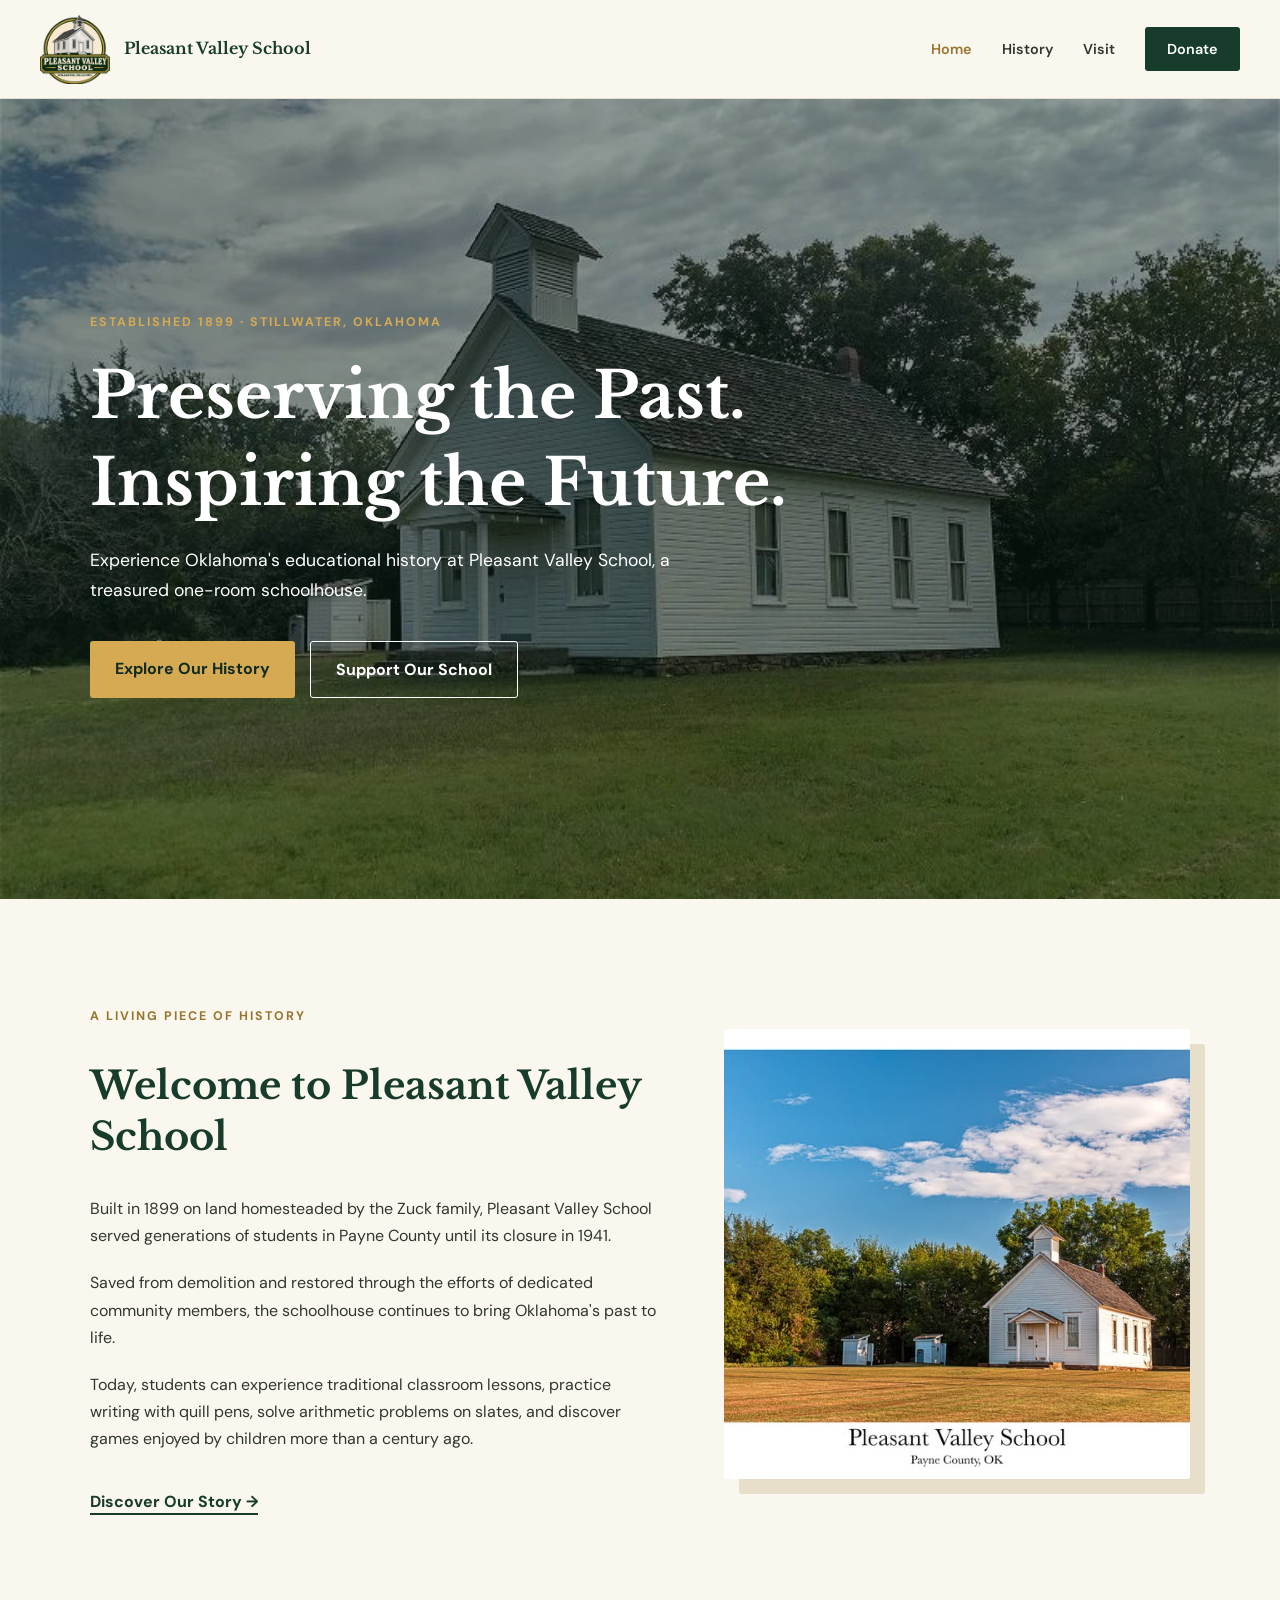
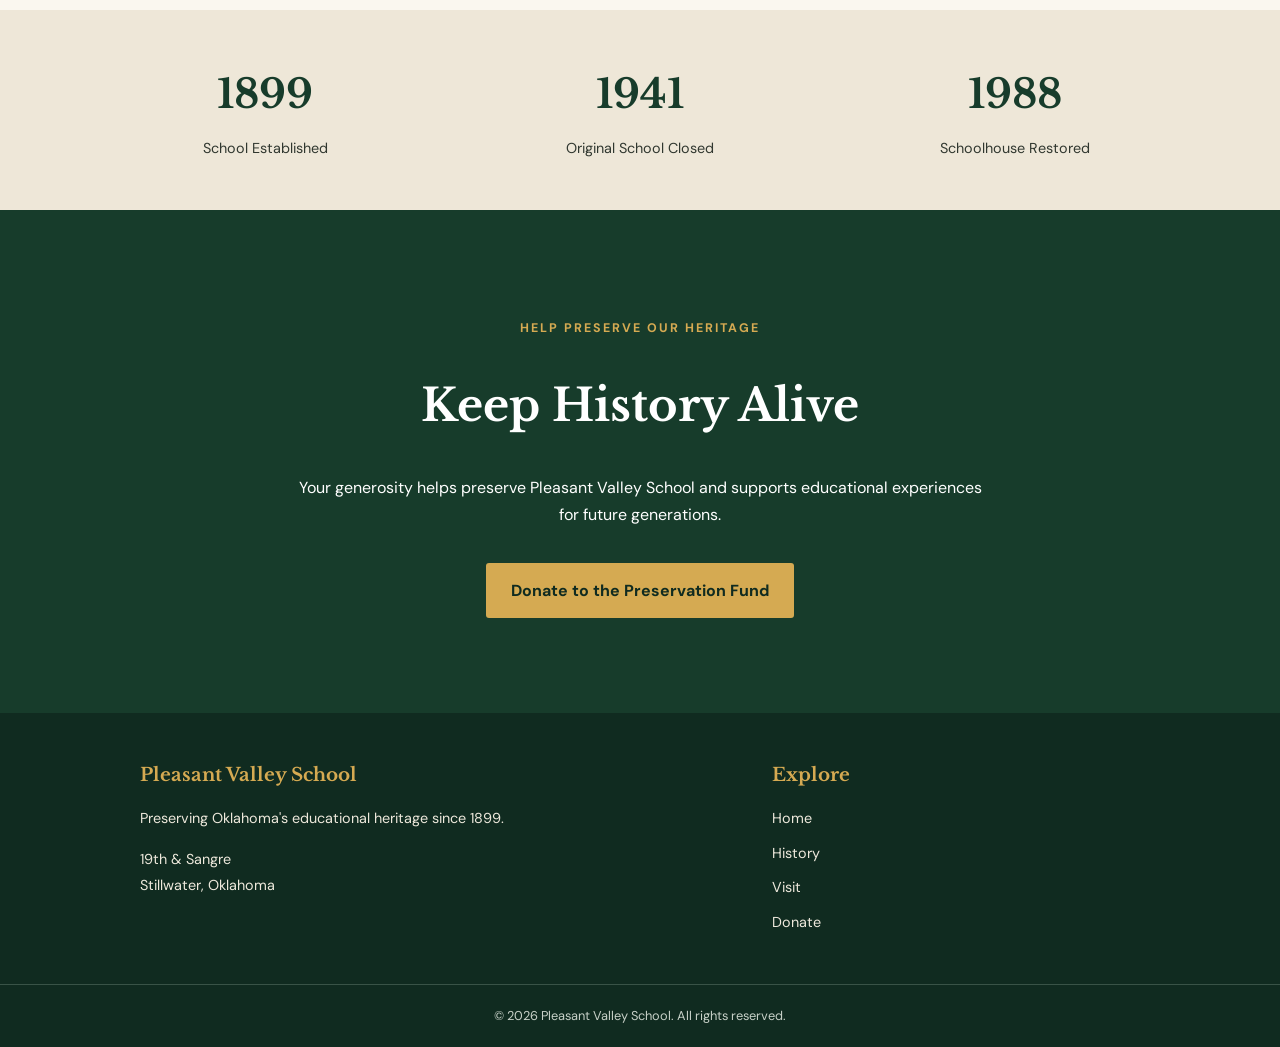
<file: index.html>
<!DOCTYPE html>
<html lang="en">
<head>
  <meta charset="UTF-8">
  <meta name="viewport" content="width=device-width, initial-scale=1.0">
  <meta name="description" content="Discover Pleasant Valley School, a historic one-room schoolhouse in Stillwater, Oklahoma.">
  <title>Pleasant Valley School | Stillwater, Oklahoma</title>
  <link rel="stylesheet" href="style.css">
</head>

<body>

  <!-- HEADER -->
  <header class="site-header">
    <div class="header-inner">

      <a href="index.html" class="brand">
        <img src="images/logo.png" alt="Pleasant Valley School logo">
        <span>Pleasant Valley School</span>
      </a>

      <nav aria-label="Main navigation">
        <a href="index.html" class="active" aria-current="page">Home</a>
        <a href="history.html">History</a>
        <a href="visit.html">Visit</a>
        <a href="https://www.zeffy.com/en-US/donation-form/living-history-preservation-campaign"
           class="nav-donate"
           target="_blank"
           rel="noopener noreferrer">
          Donate
        </a>
      </nav>

    </div>
  </header>

  <main>

    <!-- HERO SECTION -->
    <section class="hero">
      <div class="hero-content">

        <p class="eyebrow">
          ESTABLISHED 1899 · STILLWATER, OKLAHOMA
        </p>

        <h1>
          Preserving the Past.<br>
          Inspiring the Future.
        </h1>

        <p>
          Experience Oklahoma's educational history at
          Pleasant Valley School, a treasured one-room schoolhouse.
        </p>

        <div class="hero-buttons">

          <a href="history.html"
             class="button button-gold">
            Explore Our History
          </a>

          <a href="https://www.zeffy.com/en-US/donation-form/living-history-preservation-campaign"
             class="button button-outline"
             target="_blank"
             rel="noopener noreferrer">
            Support Our School
          </a>

        </div>

      </div>
    </section>


    <!-- INTRODUCTION -->
    <section class="intro section">
      <div class="container intro-grid">

        <div>

          <p class="eyebrow dark">
            A LIVING PIECE OF HISTORY
          </p>

          <h2>
            Welcome to Pleasant Valley School
          </h2>

          <p>
            Built in 1899 on land homesteaded by the Zuck family,
            Pleasant Valley School served generations of students
            in Payne County until its closure in 1941.
          </p>

          <p>
            Saved from demolition and restored through the efforts
            of dedicated community members, the schoolhouse
            continues to bring Oklahoma's past to life.
          </p>

          <p>
            Today, students can experience traditional classroom
            lessons, practice writing with quill pens, solve
            arithmetic problems on slates, and discover games
            enjoyed by children more than a century ago.
          </p>

          <a href="history.html" class="text-link">
            Discover Our Story →
          </a>

        </div>

        <img src="images/schoolhouse-history.jpg"
             alt="Historic Pleasant Valley School">

      </div>
    </section>


    <!-- HISTORICAL MILESTONES -->
    <section class="milestones">
      <div class="container milestone-grid">

        <div>
          <strong>1899</strong>
          <span>School Established</span>
        </div>

        <div>
          <strong>1941</strong>
          <span>Original School Closed</span>
        </div>

        <div>
          <strong>1988</strong>
          <span>Schoolhouse Restored</span>
        </div>

      </div>
    </section>


    <!-- DONATION SECTION -->
    <section class="donation-section section">
      <div class="container donation-content">

        <p class="eyebrow">
          HELP PRESERVE OUR HERITAGE
        </p>

        <h2>Keep History Alive</h2>

        <p>
          Your generosity helps preserve Pleasant Valley School
          and supports educational experiences for future generations.
        </p>

        <a href="https://www.zeffy.com/en-US/donation-form/living-history-preservation-campaign"
           class="button button-gold"
           target="_blank"
           rel="noopener noreferrer">
          Donate to the Preservation Fund
        </a>

      </div>
    </section>

  </main>


  <!-- FOOTER -->
  <footer class="site-footer">

    <div class="container footer-inner">

      <div>

        <h3>Pleasant Valley School</h3>

        <p>
          Preserving Oklahoma's educational heritage since 1899.
        </p>

        <p>
          19th & Sangre<br>
          Stillwater, Oklahoma
        </p>

      </div>

      <div>

        <h3>Explore</h3>

        <a href="index.html">Home</a>

        <a href="history.html">History</a>

        <a href="visit.html">Visit</a>

        <a href="https://www.zeffy.com/en-US/donation-form/living-history-preservation-campaign"
           target="_blank"
           rel="noopener noreferrer">
          Donate
        </a>

      </div>

    </div>

    <p class="copyright">
      © 2026 Pleasant Valley School. All rights reserved.
    </p>

  </footer>

</body>
</html>
</file>
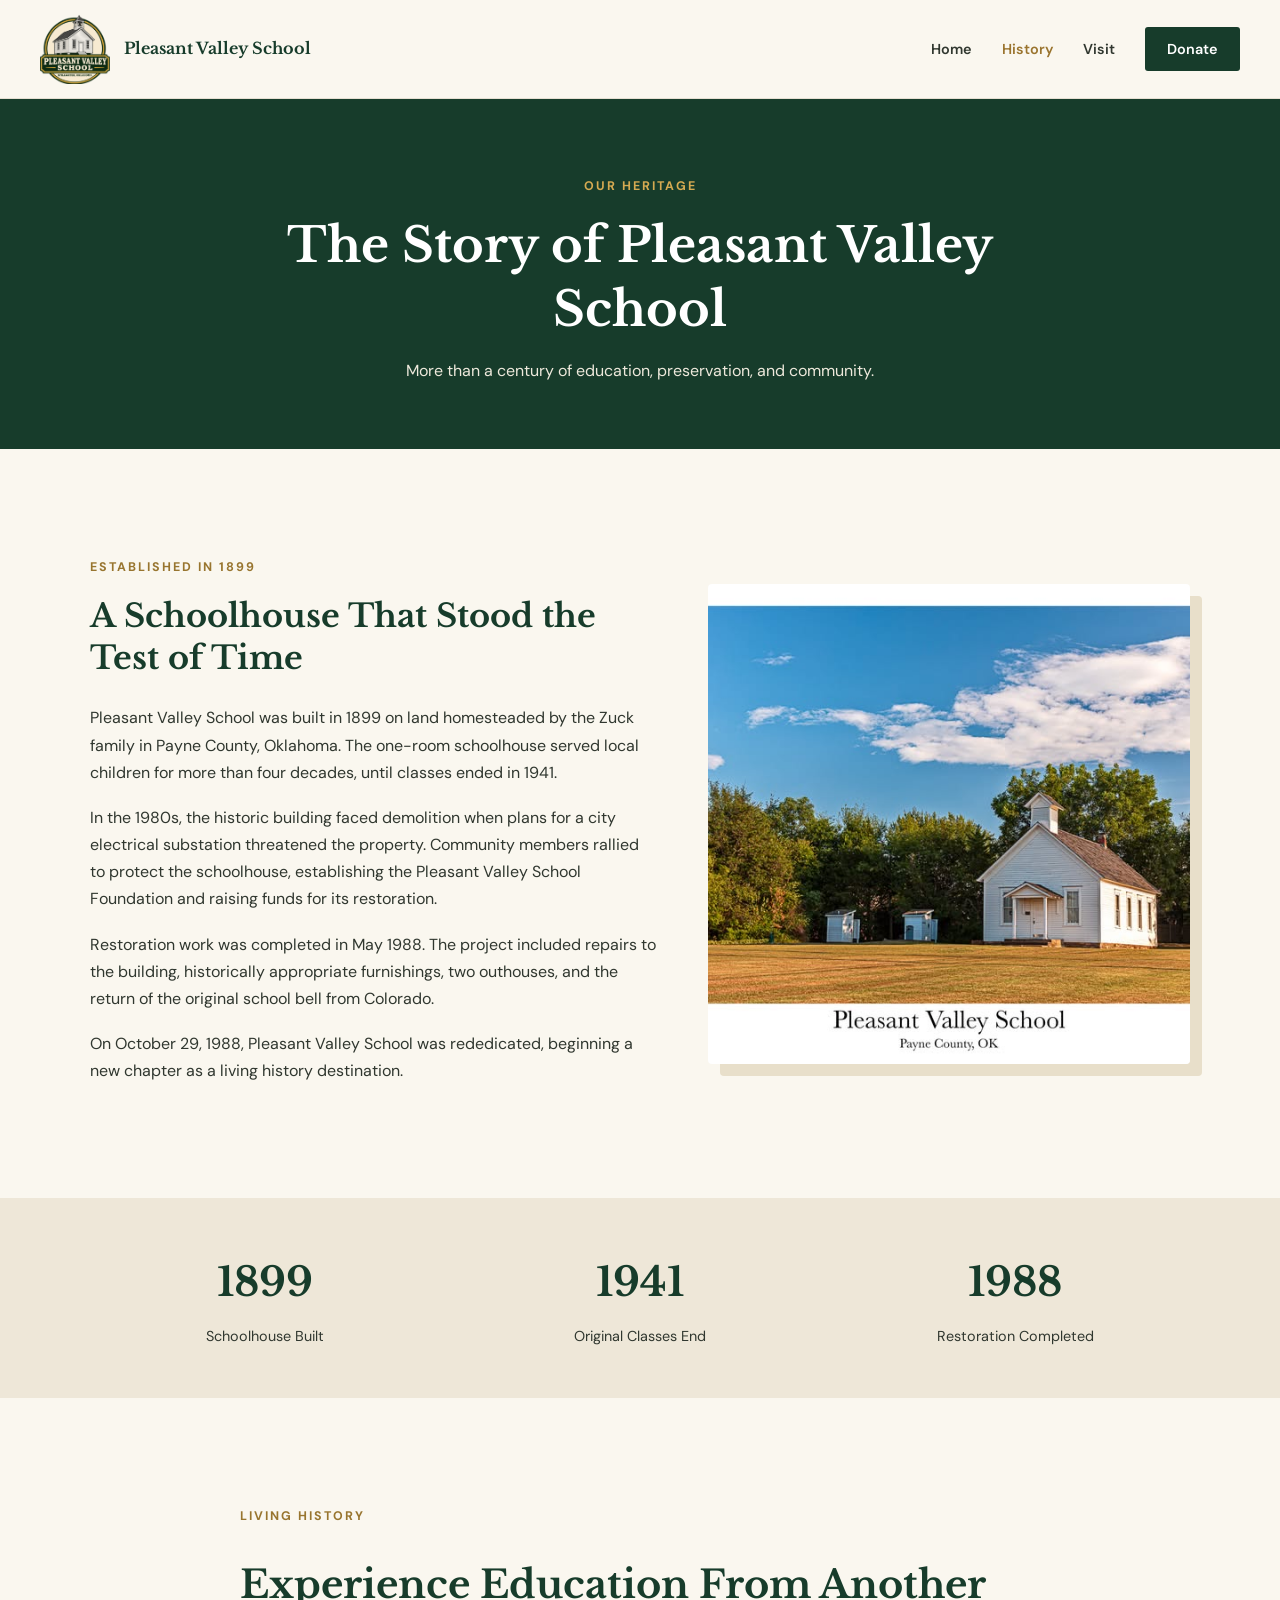
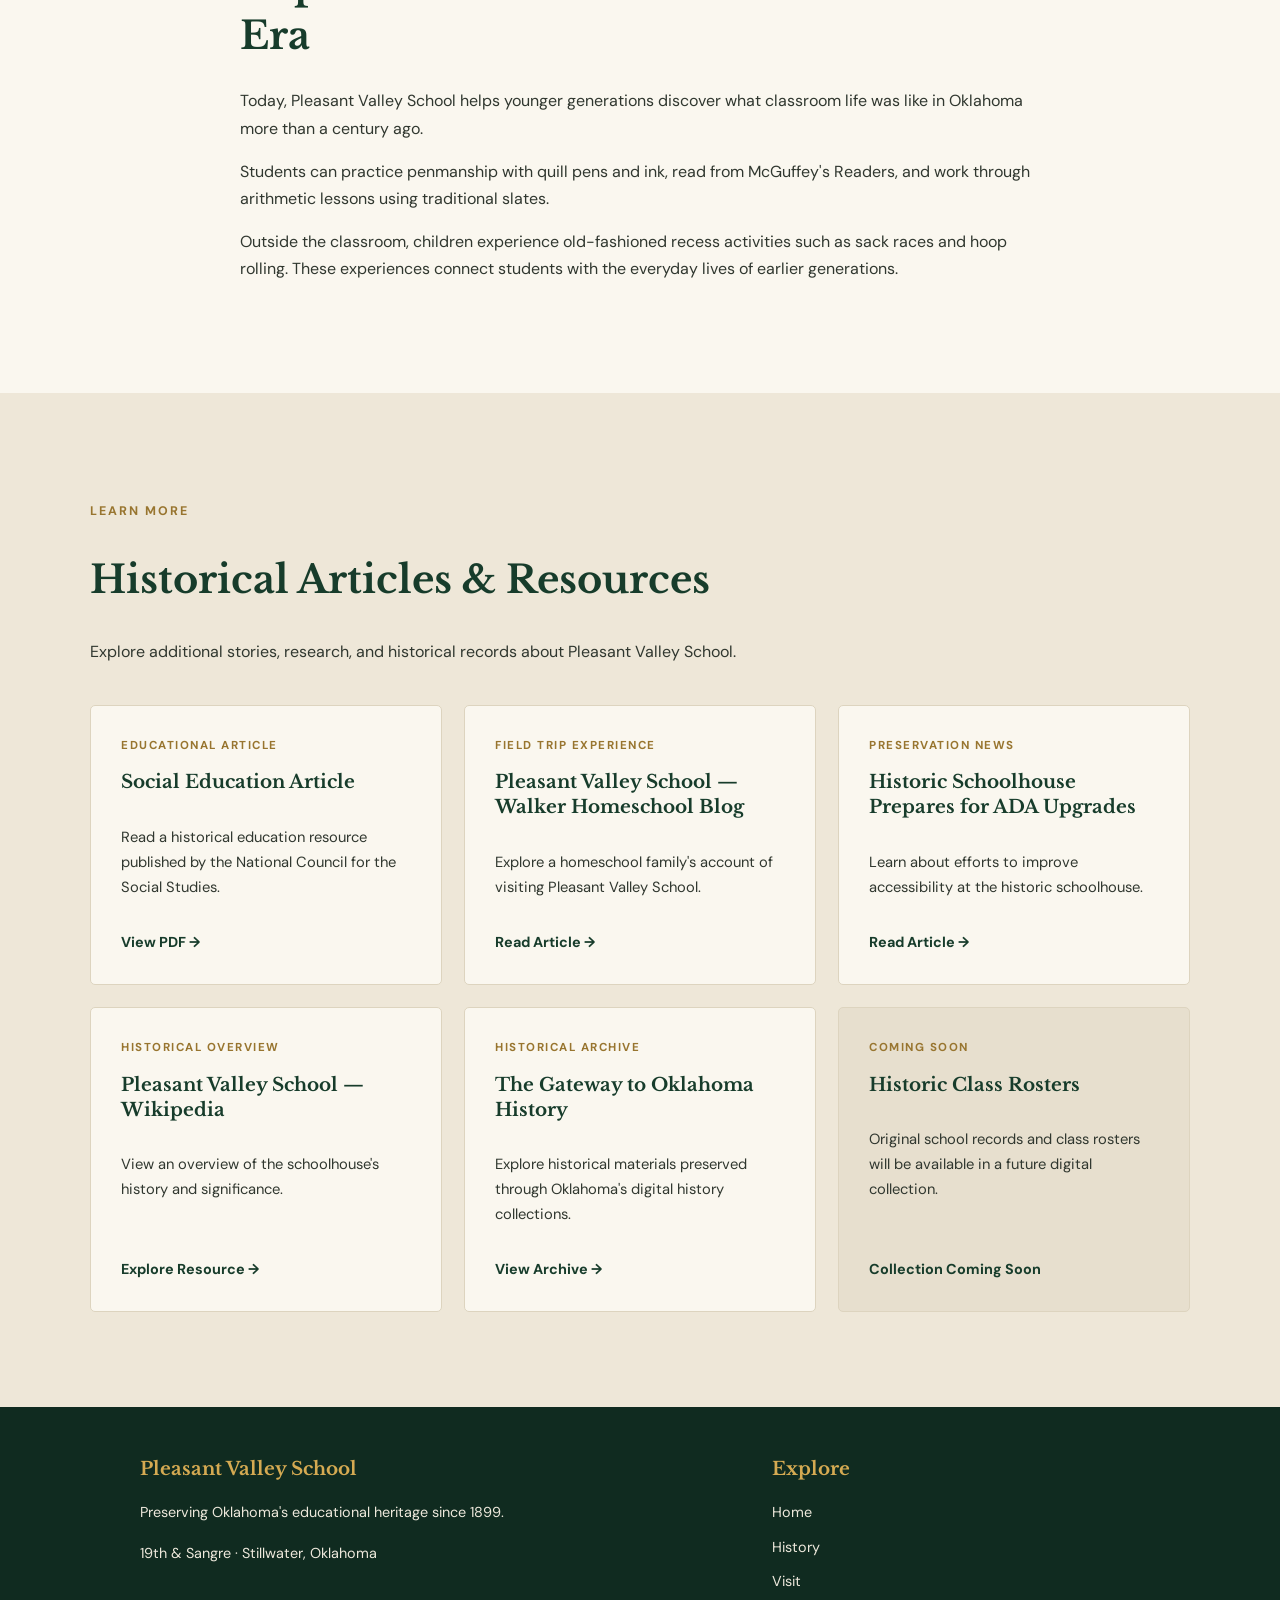
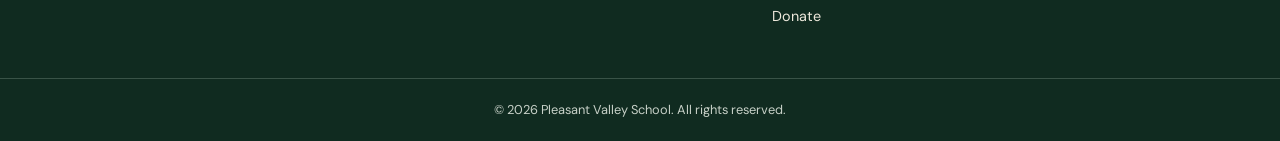
<file: history.html>
<!DOCTYPE html>
<html lang="en">
<head>
  <meta charset="UTF-8">
  <meta name="viewport" content="width=device-width, initial-scale=1.0">
  <meta name="description" content="Explore the history of Pleasant Valley School in Stillwater, Oklahoma.">
  <title>Our History | Pleasant Valley School</title>
  <link rel="stylesheet" href="style.css">
</head>
<body>

<header class="site-header">
  <div class="header-inner">
    <a href="index.html" class="brand">
      <img src="images/logo.png" alt="Pleasant Valley School logo">
      <span>Pleasant Valley School</span>
    </a>

    <nav aria-label="Main navigation">
      <a href="index.html">Home</a>
      <a href="history.html" class="active" aria-current="page">History</a>
      <a href="visit.html">Visit</a>
      <a href="https://www.zeffy.com/en-US/donation-form/living-history-preservation-campaign"
         class="nav-donate" target="_blank" rel="noopener noreferrer">Donate</a>
    </nav>
  </div>
</header>

<main>

  <section class="page-banner">
    <div class="container">
      <p class="eyebrow">OUR HERITAGE</p>
      <h1>The Story of Pleasant Valley School</h1>
      <p>More than a century of education, preservation, and community.</p>
    </div>
  </section>

  <section class="section">
    <div class="container history-layout">
      <div>
        <p class="eyebrow dark">ESTABLISHED IN 1899</p>
        <h2>A Schoolhouse That Stood the Test of Time</h2>

        <p>
          Pleasant Valley School was built in 1899 on land homesteaded
          by the Zuck family in Payne County, Oklahoma. The one-room
          schoolhouse served local children for more than four decades,
          until classes ended in 1941.
        </p>

        <p>
          In the 1980s, the historic building faced demolition when
          plans for a city electrical substation threatened the property.
          Community members rallied to protect the schoolhouse,
          establishing the Pleasant Valley School Foundation and
          raising funds for its restoration.
        </p>

        <p>
          Restoration work was completed in May 1988. The project
          included repairs to the building, historically appropriate
          furnishings, two outhouses, and the return of the original
          school bell from Colorado.
        </p>

        <p>
          On October 29, 1988, Pleasant Valley School was rededicated,
          beginning a new chapter as a living history destination.
        </p>
      </div>

      <img src="images/schoolhouse-history.jpg"
           alt="Historic photograph of Pleasant Valley School">
    </div>
  </section>

  <section class="milestones">
    <div class="container milestone-grid">
      <div>
        <strong>1899</strong>
        <span>Schoolhouse Built</span>
      </div>
      <div>
        <strong>1941</strong>
        <span>Original Classes End</span>
      </div>
      <div>
        <strong>1988</strong>
        <span>Restoration Completed</span>
      </div>
    </div>
  </section>

  <section class="section">
    <div class="container narrow-content">
      <p class="eyebrow dark">LIVING HISTORY</p>
      <h2>Experience Education From Another Era</h2>

      <p>
        Today, Pleasant Valley School helps younger generations
        discover what classroom life was like in Oklahoma more
        than a century ago.
      </p>

      <p>
        Students can practice penmanship with quill pens and ink,
        read from McGuffey's Readers, and work through arithmetic
        lessons using traditional slates.
      </p>

      <p>
        Outside the classroom, children experience old-fashioned
        recess activities such as sack races and hoop rolling.
        These experiences connect students with the everyday
        lives of earlier generations.
      </p>
    </div>
  </section>

  <section class="resources-section section">
    <div class="container">
      <p class="eyebrow dark">LEARN MORE</p>
      <h2>Historical Articles & Resources</h2>
      <p>Explore additional stories, research, and historical records about Pleasant Valley School.</p>

      <div class="resource-grid">

        <a class="resource-card"
           href="https://www.socialstudies.org/system/files/publications/articles/se_740265.pdf"
           target="_blank" rel="noopener noreferrer">
          <span class="resource-type">EDUCATIONAL ARTICLE</span>
          <h3>Social Education Article</h3>
          <p>Read a historical education resource published by the National Council for the Social Studies.</p>
          <span class="resource-link">View PDF →</span>
        </a>

        <a class="resource-card"
           href="https://walkerhomeschoolblog.wordpress.com/2022/12/13/pleasant-valley-school-stillwater-ok/"
           target="_blank" rel="noopener noreferrer">
          <span class="resource-type">FIELD TRIP EXPERIENCE</span>
          <h3>Pleasant Valley School — Walker Homeschool Blog</h3>
          <p>Explore a homeschool family's account of visiting Pleasant Valley School.</p>
          <span class="resource-link">Read Article →</span>
        </a>

        <a class="resource-card"
           href="https://www.stillwaterlokallife.com/historic-schoolhouse-in-stillwater-prepares-for-ada-upgrades/"
           target="_blank" rel="noopener noreferrer">
          <span class="resource-type">PRESERVATION NEWS</span>
          <h3>Historic Schoolhouse Prepares for ADA Upgrades</h3>
          <p>Learn about efforts to improve accessibility at the historic schoolhouse.</p>
          <span class="resource-link">Read Article →</span>
        </a>

        <a class="resource-card"
           href="https://en.wikipedia.org/wiki/Pleasant_Valley_School_(Stillwater,_Oklahoma)"
           target="_blank" rel="noopener noreferrer">
          <span class="resource-type">HISTORICAL OVERVIEW</span>
          <h3>Pleasant Valley School — Wikipedia</h3>
          <p>View an overview of the schoolhouse's history and significance.</p>
          <span class="resource-link">Explore Resource →</span>
        </a>

        <a class="resource-card"
           href="https://gateway.okhistory.org/ark:/67531/metadc1476654/"
           target="_blank" rel="noopener noreferrer">
          <span class="resource-type">HISTORICAL ARCHIVE</span>
          <h3>The Gateway to Oklahoma History</h3>
          <p>Explore historical materials preserved through Oklahoma's digital history collections.</p>
          <span class="resource-link">View Archive →</span>
        </a>

        <div class="resource-card upcoming">
          <span class="resource-type">COMING SOON</span>
          <h3>Historic Class Rosters</h3>
          <p>Original school records and class rosters will be available in a future digital collection.</p>
          <span class="resource-link">Collection Coming Soon</span>
        </div>

      </div>
    </div>
  </section>

</main>

<footer class="site-footer">
  <div class="container footer-inner">
    <div>
      <h3>Pleasant Valley School</h3>
      <p>Preserving Oklahoma's educational heritage since 1899.</p>
      <p>19th & Sangre · Stillwater, Oklahoma</p>
    </div>
    <div>
      <h3>Explore</h3>
      <a href="index.html">Home</a>
      <a href="history.html">History</a>
      <a href="visit.html">Visit</a>
      <a href="https://www.zeffy.com/en-US/donation-form/living-history-preservation-campaign"
         target="_blank" rel="noopener noreferrer">Donate</a>
    </div>
  </div>
  <p class="copyright">© 2026 Pleasant Valley School. All rights reserved.</p>
</footer>

</body>
</html>
</file>
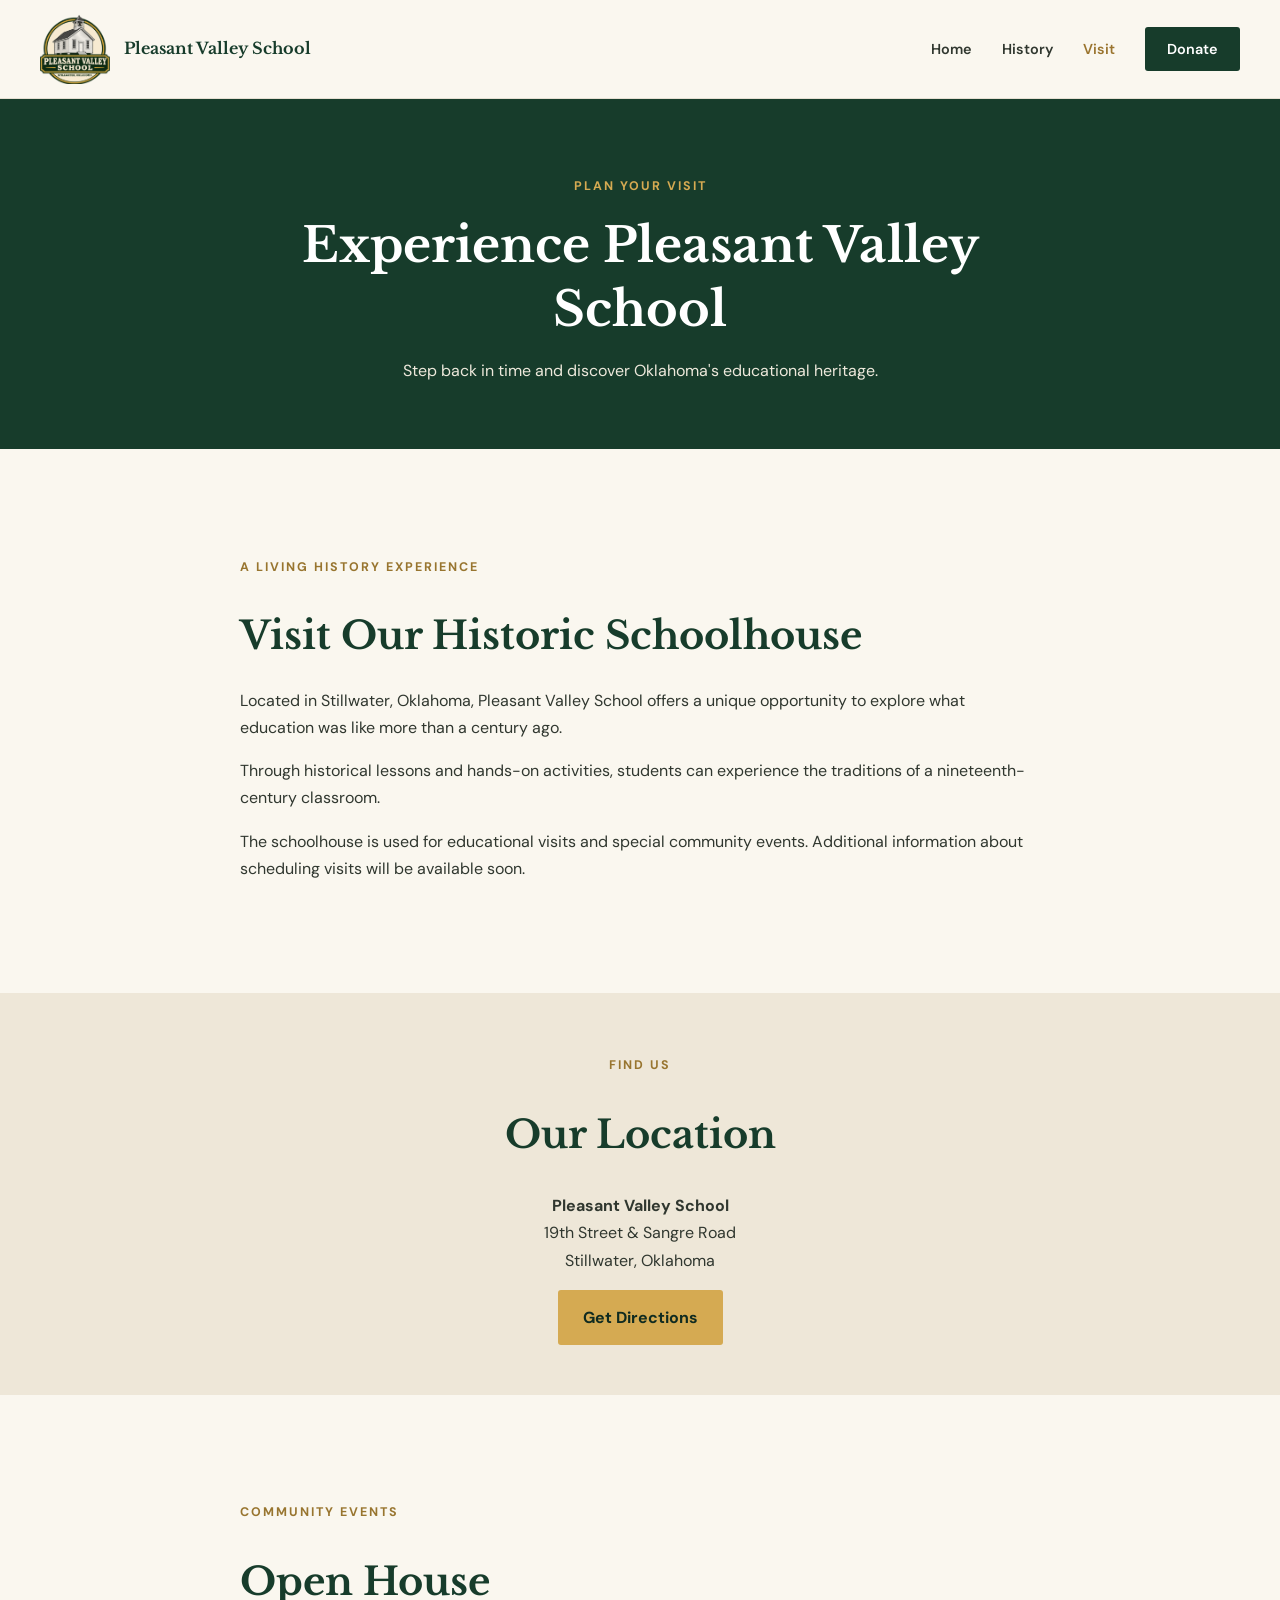
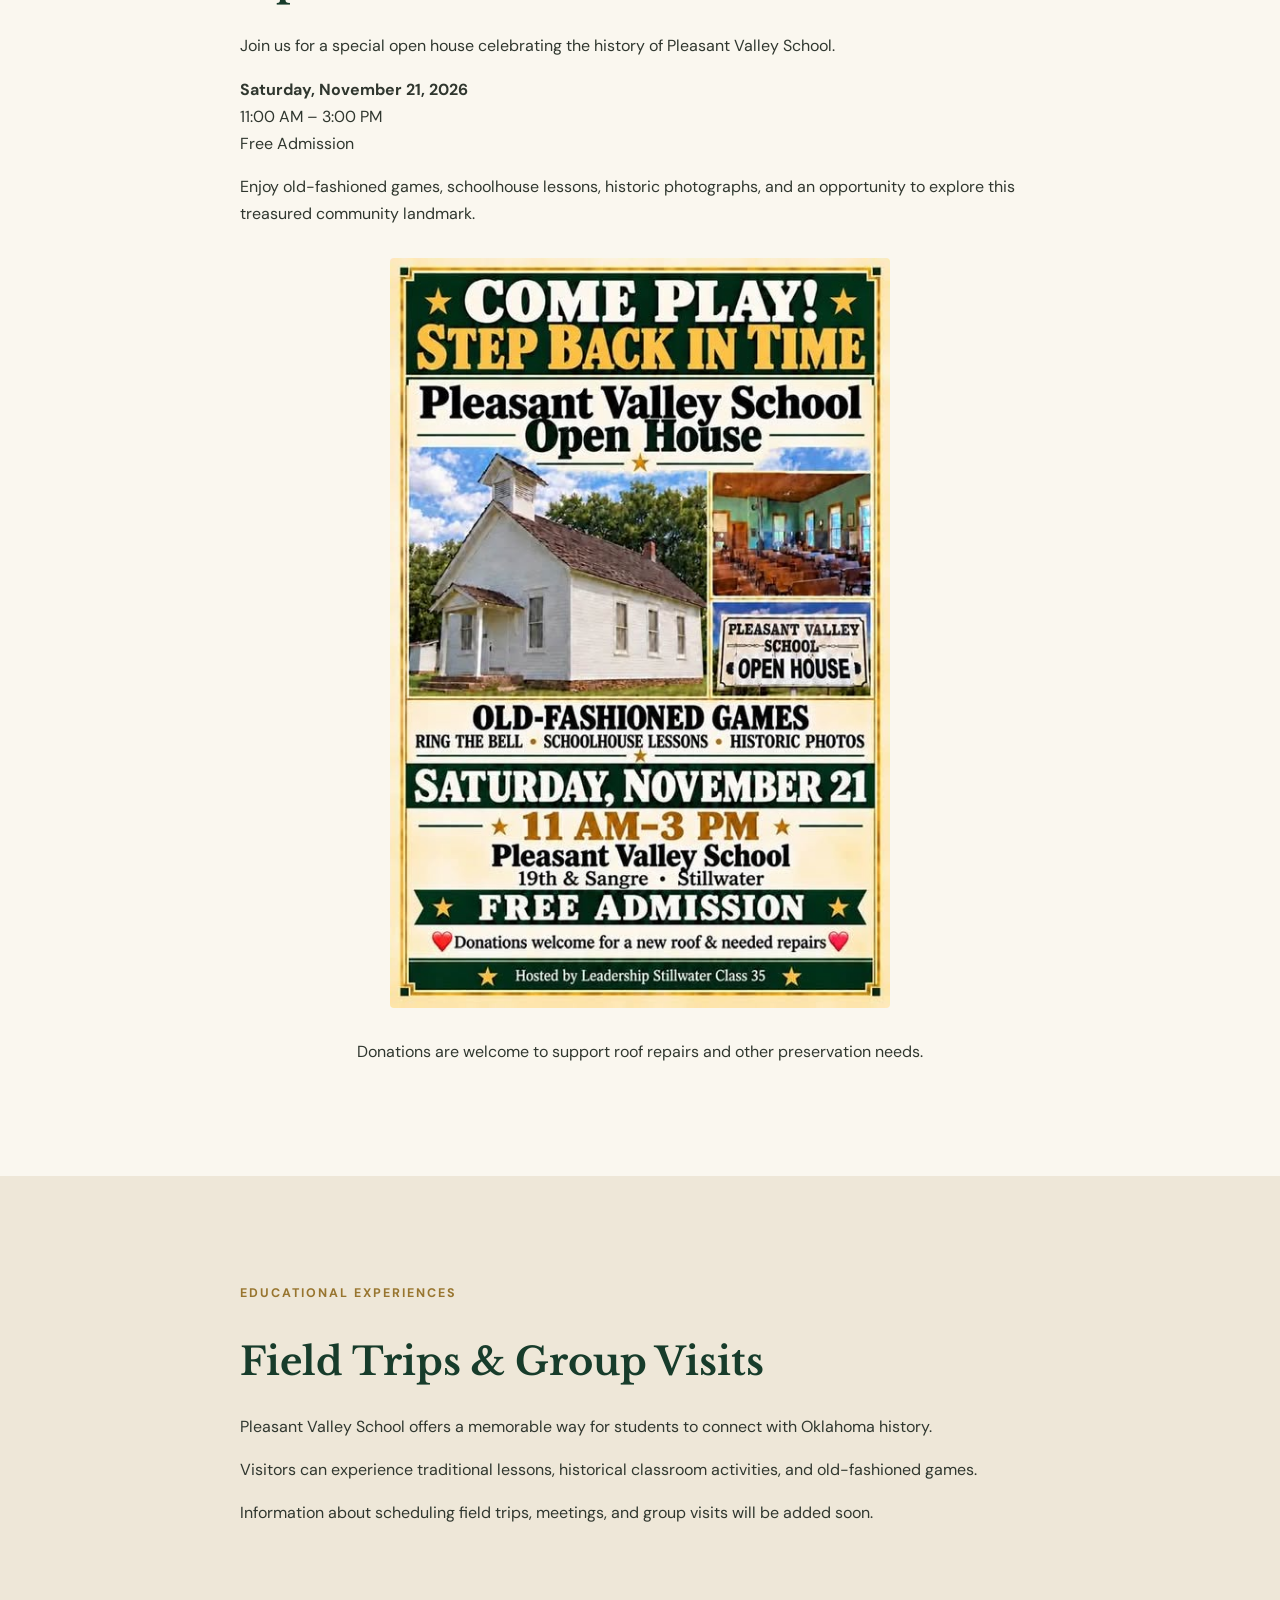
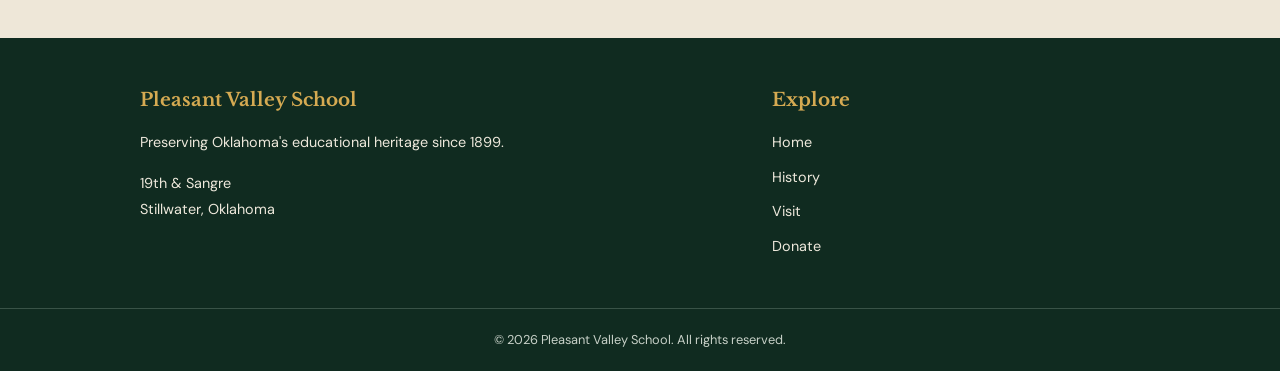
<file: visit.html>
<!DOCTYPE html>
<html lang="en">
<head>
  <meta charset="UTF-8">
  <meta name="viewport" content="width=device-width, initial-scale=1.0">
  <meta name="description" content="Visit Pleasant Valley School, a historic one-room schoolhouse in Stillwater, Oklahoma.">
  <title>Visit | Pleasant Valley School</title>
  <link rel="stylesheet" href="style.css">
</head>

<body>

  <!-- HEADER -->
  <header class="site-header">
    <div class="header-inner">

      <a href="index.html" class="brand">
        <img src="images/logo.png" alt="Pleasant Valley School logo">
        <span>Pleasant Valley School</span>
      </a>

      <nav aria-label="Main navigation">
        <a href="index.html">Home</a>
        <a href="history.html">History</a>
        <a href="visit.html" class="active" aria-current="page">Visit</a>
        <a href="https://www.zeffy.com/en-US/donation-form/living-history-preservation-campaign"
           class="nav-donate" target="_blank" rel="noopener noreferrer">
          Donate
        </a>
      </nav>

    </div>
  </header>

  <main>

    <!-- VISIT PAGE INTRO -->
    <section class="page-banner">
      <div class="container">
        <p class="eyebrow">PLAN YOUR VISIT</p>
        <h1>Experience Pleasant Valley School</h1>
        <p>Step back in time and discover Oklahoma's educational heritage.</p>
      </div>
    </section>

    <!-- ABOUT VISITING -->
    <section class="section">
      <div class="container narrow-content">

        <p class="eyebrow dark">A LIVING HISTORY EXPERIENCE</p>
        <h2>Visit Our Historic Schoolhouse</h2>

        <p>
          Located in Stillwater, Oklahoma, Pleasant Valley School
          offers a unique opportunity to explore what education
          was like more than a century ago.
        </p>

        <p>
          Through historical lessons and hands-on activities,
          students can experience the traditions of a
          nineteenth-century classroom.
        </p>

        <p>
          The schoolhouse is used for educational visits and
          special community events. Additional information
          about scheduling visits will be available soon.
        </p>

      </div>
    </section>

    <!-- LOCATION -->
    <section class="milestones">
      <div class="container" style="text-align: center;">

        <p class="eyebrow dark">FIND US</p>
        <h2>Our Location</h2>

        <p>
          <strong>Pleasant Valley School</strong><br>
          19th Street & Sangre Road<br>
          Stillwater, Oklahoma
        </p>

        <a href="https://www.google.com/maps/search/?api=1&query=Pleasant+Valley+School+Stillwater+Oklahoma"
           target="_blank"
           rel="noopener noreferrer"
           class="button button-gold">
          Get Directions
        </a>

      </div>
    </section>

    <!-- OPEN HOUSE -->
    <section class="section">
      <div class="container narrow-content">

        <p class="eyebrow dark">COMMUNITY EVENTS</p>
        <h2>Open House</h2>

        <p>
          Join us for a special open house celebrating the
          history of Pleasant Valley School.
        </p>

        <p>
          <strong>Saturday, November 21, 2026</strong><br>
          11:00 AM – 3:00 PM<br>
          Free Admission
        </p>

        <p>
          Enjoy old-fashioned games, schoolhouse lessons,
          historic photographs, and an opportunity to
          explore this treasured community landmark.
        </p>

        <img src="images/open-house.jpg"
             alt="Pleasant Valley School Open House flyer for November 21, 2026"
             style="width: 100%; max-width: 500px; margin: 30px auto; border-radius: 4px;">

        <p style="text-align: center;">
          Donations are welcome to support roof repairs
          and other preservation needs.
        </p>

      </div>
    </section>

    <!-- FIELD TRIPS -->
    <section class="resources-section section">
      <div class="container narrow-content">

        <p class="eyebrow dark">EDUCATIONAL EXPERIENCES</p>
        <h2>Field Trips & Group Visits</h2>

        <p>
          Pleasant Valley School offers a memorable way
          for students to connect with Oklahoma history.
        </p>

        <p>
          Visitors can experience traditional lessons,
          historical classroom activities, and
          old-fashioned games.
        </p>

        <p>
          Information about scheduling field trips,
          meetings, and group visits will be added soon.
        </p>

      </div>
    </section>

  </main>

  <!-- FOOTER -->
  <footer class="site-footer">

    <div class="container footer-inner">

      <div>
        <h3>Pleasant Valley School</h3>
        <p>Preserving Oklahoma's educational heritage since 1899.</p>
        <p>19th & Sangre<br>Stillwater, Oklahoma</p>
      </div>

      <div>
        <h3>Explore</h3>
        <a href="index.html">Home</a>
        <a href="history.html">History</a>
        <a href="visit.html">Visit</a>
        <a href="https://www.zeffy.com/en-US/donation-form/living-history-preservation-campaign"
           target="_blank" rel="noopener noreferrer">
          Donate
        </a>
      </div>

    </div>

    <p class="copyright">
      © 2026 Pleasant Valley School. All rights reserved.
    </p>

  </footer>

</body>
</html>
</file>
<file: style.css>
@import url('https://fonts.googleapis.com/css2?family=DM+Sans:wght@400;500;600;700&family=Libre+Baskerville:wght@400;700&display=swap');

:root {
  --green: #173c2b;
  --green-dark: #102b20;
  --gold: #d5aa52;
  --cream: #faf7ef;
  --text: #30372f;
}

* {
  box-sizing: border-box;
}

html {
  scroll-behavior: smooth;
}

body {
  margin: 0;
  font-family: 'DM Sans', sans-serif;
  color: var(--text);
  background: var(--cream);
  line-height: 1.7;
}

h1, h2, h3 {
  font-family: 'Libre Baskerville', Georgia, serif;
  line-height: 1.35;
}

h2 {
  font-size: clamp(1.8rem, 3vw, 2.6rem);
  color: var(--green);
}

a {
  color: inherit;
}

img {
  max-width: 100%;
  display: block;
}

.container {
  max-width: 1150px;
  margin: 0 auto;
  padding: 0 25px;
}

.section {
  padding: 95px 0;
}

/* HEADER */

.site-header {
  background: var(--cream);
  border-bottom: 1px solid #e5dfd2;
  position: relative;
  z-index: 10;
}

.header-inner {
  max-width: 1250px;
  margin: auto;
  padding: 14px 25px;
  display: flex;
  justify-content: space-between;
  align-items: center;
  gap: 20px;
}

.brand {
  display: flex;
  align-items: center;
  gap: 14px;
  text-decoration: none;
  color: var(--green);
  font-family: 'Libre Baskerville', serif;
  font-weight: 700;
}

.brand img {
  width: 70px;
  height: 70px;
  object-fit: contain;
}

nav {
  display: flex;
  align-items: center;
  gap: 30px;
}

nav a {
  text-decoration: none;
  font-weight: 600;
  font-size: 0.9rem;
}

nav a:hover,
nav a.active {
  color: #9a742e;
}

.nav-donate {
  background: var(--green);
  color: white;
  padding: 10px 22px;
  border-radius: 3px;
}

nav a.nav-donate:hover {
  color: white;
  background: var(--green-dark);
}

/* HERO */


.hero {
  position: relative;
  min-height: 800px;
  background-image: url('images/schoolhouse.jpg');
  background-position: center center;
  background-size: 100% auto;
  background-repeat: no-repeat;

  display: flex;
  align-items: center;
  color: white;
  overflow: hidden;
}

/* New schoolhouse photo fades in */
.hero::before {
  content: "";
  position: absolute;
  inset: 0;

  background-image: url('images/schoolhouse-new.png');
  background-position: center center;
  background-size: 100% auto;
  background-repeat: no-repeat;

  opacity: 0;
  animation: schoolhouseFade 8s ease-in-out forwards;
}

/* Dark green filter over both photos */
.hero::after {
  content: "";
  position: absolute;
  inset: 0;
  background: rgba(10, 35, 24, 0.45);
  z-index: 1;
  pointer-events: none;
}

/* Fade from historic to restored schoolhouse */
@keyframes schoolhouseFade {
  0%, 48% {
    opacity: 0;
  }

  62%, 100% {
    opacity: 1;
  }
}

/* Keep text and buttons above the photographs */
.hero-content {
  position: relative;
  z-index: 2;
}

@media (prefers-reduced-motion: reduce) {
  .hero::before {
    animation: none;
    opacity: 1;
  }
}



.hero-content {
  max-width: 1150px;
  width: 100%;
  margin: auto;
  padding: 90px 25px;
}

.eyebrow {
  color: var(--gold);
  font-size: 0.78rem;
  font-weight: 700;
  letter-spacing: 2px;
  text-transform: uppercase;
}

.eyebrow.dark {
  color: #98752f;
}

.hero h1 {
  font-size: clamp(2.4rem, 5vw, 4.3rem);
  max-width: 800px;
  margin: 20px 0;
}

.hero-content > p:not(.eyebrow) {
  max-width: 580px;
  font-size: 1.1rem;
}

.hero-buttons {
  display: flex;
  gap: 15px;
  flex-wrap: wrap;
  margin-top: 35px;
}

/* BUTTONS */

.button {
  display: inline-block;
  padding: 14px 25px;
  text-decoration: none;
  font-weight: 700;
  border-radius: 3px;
  transition: 0.2s;
}

.button-gold {
  background: var(--gold);
  color: var(--green-dark);
}

.button-gold:hover {
  background: #e9bf6c;
}

.button-outline {
  border: 1px solid white;
  color: white;
}

.button-outline:hover {
  background: white;
  color: var(--green);
}

/* INTRO */

.intro-grid {
  display: grid;
  grid-template-columns: 1.1fr 0.9fr;
  align-items: center;
  gap: 65px;
}

.intro-grid p {
  margin-bottom: 20px;
}

.intro-grid img {
  width: 100%;
  height: 450px;
  object-fit: cover;
  border-radius: 3px;
  box-shadow: 15px 15px 0 #e8dfca;
}

.text-link {
  display: inline-block;
  margin-top: 15px;
  color: var(--green);
  font-weight: 700;
  text-decoration-thickness: 2px;
  text-underline-offset: 6px;
}

/* MILESTONES */

.milestones {
  background: #eee7d8;
  padding: 50px 0;
}

.milestone-grid {
  display: grid;
  grid-template-columns: repeat(3, 1fr);
  text-align: center;
  gap: 25px;
}

.milestone-grid div {
  display: flex;
  flex-direction: column;
}

.milestone-grid strong {
  font-family: 'Libre Baskerville', serif;
  font-size: 2.5rem;
  color: var(--green);
}

.milestone-grid span {
  font-size: 0.9rem;
  margin-top: 8px;
}

/* DONATIONS */

.donation-section {
  background: var(--green);
  color: white;
  text-align: center;
}

.donation-content {
  max-width: 750px;
}

.donation-section h2 {
  color: white;
  font-size: 2.8rem;
}

.donation-section p:not(.eyebrow) {
  margin-bottom: 35px;
}

/* FOOTER */


/* FOOTER */

.site-footer {
  background: var(--green-dark);
  color: #eee9dc;
  padding: 50px 0 0;
}

.footer-inner {
  max-width: 1050px;
  margin: 0 auto;
  padding: 0 25px 40px;

  display: grid;
  grid-template-columns: 1.5fr 1fr;
  gap: 80px;
  align-items: start;
}

.footer-inner h3 {
  color: var(--gold);
  font-size: 1.15rem;
  margin: 0 0 18px;
}

.footer-inner p {
  font-size: 0.9rem;
  line-height: 1.8;
  margin: 0 0 15px;
}

.footer-inner a {
  display: block;
  width: fit-content;
  color: #eee9dc;
  font-size: 0.9rem;
  text-decoration: none;
  margin-bottom: 10px;
  transition: color 0.2s;
}

.footer-inner a:hover {
  color: var(--gold);
}

.copyright {
  text-align: center;
  border-top: 1px solid #395347;
  padding: 20px 25px;
  margin: 0;
  font-size: 0.8rem;
  color: #c8d1c8;
}

/* FOOTER MOBILE */

@media (max-width: 768px) {
  .footer-inner {
    grid-template-columns: 1fr;
    gap: 30px;
    padding-bottom: 30px;
  }

  .site-footer {
    padding-top: 40px;
  }
}

/* INNER PAGE BANNER */

.page-banner {
  background: var(--green);
  color: white;
  padding: 85px 0;
  text-align: center;
}

.page-banner h1 {
  font-size: clamp(2rem, 4vw, 3.5rem);
  margin: 15px auto;
  max-width: 900px;
}

.page-banner p:not(.eyebrow) {
  color: #eee9dc;
}

/* HISTORY CONTENT */

.history-layout {
  display: grid;
  grid-template-columns: 1.1fr 0.9fr;
  gap: 60px;
  align-items: center;
}

.history-layout img {
  width: 100%;
  max-height: 550px;
  object-fit: cover;
  border-radius: 4px;
}

.narrow-content {
  max-width: 850px;
}

.narrow-content h2 {
  margin-bottom: 25px;
}

/* RESOURCE CARDS */

.resources-section {
  background: #eee7d8;
}

.resource-grid {
  display: grid;
  grid-template-columns: repeat(3, 1fr);
  gap: 22px;
  margin-top: 40px;
}

.resource-card {
  display: flex;
  flex-direction: column;
  background: var(--cream);
  padding: 30px;
  border: 1px solid #ddd4bf;
  border-radius: 5px;
  text-decoration: none;
  transition: transform 0.2s, box-shadow 0.2s;
}

a.resource-card:hover {
  transform: translateY(-5px);
  box-shadow: 0 10px 25px rgba(0,0,0,0.08);
}

.resource-type {
  color: #98752f;
  font-size: 0.72rem;
  font-weight: 700;
  letter-spacing: 1.5px;
}

.resource-card h3 {
  color: var(--green);
  font-size: 1.15rem;
  margin: 15px 0;
}

.resource-card p {
  font-size: 0.92rem;
  flex-grow: 1;
}

.resource-link {
  color: var(--green);
  font-weight: 700;
  font-size: 0.9rem;
  margin-top: 15px;
}

.resource-card.upcoming {
  background: #e7dfce;
}

/* MOBILE HISTORY PAGE */

@media (max-width: 900px) {
  .resource-grid {
    grid-template-columns: repeat(2, 1fr);
  }

  .history-layout {
    grid-template-columns: 1fr;
  }
}

@media (max-width: 600px) {
  .resource-grid {
    grid-template-columns: 1fr;
  }

  .page-banner {
    padding: 60px 0;
  }
}


/* HISTORY PAGE FIXES */

.page-banner {
  background: #173c2b;
  color: white;
  padding: 65px 25px;
  text-align: center;
}

.page-banner h1 {
  color: white;
  font-size: clamp(2rem, 4vw, 3rem);
  max-width: 850px;
  margin: 15px auto;
}

.page-banner p:not(.eyebrow) {
  color: #eee9dc;
  margin: 0 auto;
}

/* HISTORY TEXT AND PHOTO */

.history-layout {
  display: grid;
  grid-template-columns: 1fr 0.85fr;
  align-items: center;
  gap: 50px;
}

.history-layout h2 {
  font-size: clamp(1.8rem, 2.5vw, 2.4rem);
  line-height: 1.3;
  margin: 15px 0 25px;
}

.history-layout p {
  margin-bottom: 18px;
}

.history-layout img {
  width: 100%;
  height: 480px;
  object-fit: cover;
  object-position: center;
  border-radius: 4px;
  box-shadow: 12px 12px 0 #e8dfca;
}

/* HISTORY SECTION SPACING */

.history-layout {
  padding-top: 0;
  padding-bottom: 0;
}

/* MOBILE */

@media (max-width: 850px) {
  .history-layout {
    grid-template-columns: 1fr;
    gap: 30px;
  }

  .history-layout img {
    height: auto;
    max-height: 450px;
  }

  .page-banner {
    padding: 55px 20px;
  }
}


/* FINAL MOBILE POLISH */
@media (max-width: 768px) {

  .section {
    padding-top: 45px;
    padding-bottom: 45px;
  }

  .page-banner {
    padding-top: 55px;
    padding-bottom: 55px;
  }

  .page-banner h1 {
    font-size: 2.2rem;
  }

  .intro h2,
  .history-layout h2,
  .narrow-content h2,
  .resources-section h2 {
    font-size: 1.9rem;
    line-height: 1.25;
  }

  .intro p,
  .history-layout p,
  .narrow-content p,
  .resources-section p {
    font-size: 0.95rem;
    line-height: 1.75;
  }

  .resource-card {
    padding: 22px;
  }

  .resource-card h3 {
    font-size: 1.25rem;
  }

  .milestones {
    padding: 45px 0;
  }

}


/* =====================================
   MOBILE LAYOUT FIXES
   ===================================== */

@media (max-width: 768px) {

  /* HEADER */
  .header-inner {
    flex-direction: column;
    justify-content: center;
    align-items: center;
    gap: 12px;
    padding: 15px 20px;
  }

  .brand {
    width: 100%;
    justify-content: center;
    gap: 12px;
  }

  .brand img {
    width: 60px;
    height: 60px;
  }

  .brand span {
    font-size: 1rem;
    line-height: 1.4;
  }

  .site-header nav {
    width: 100%;
    justify-content: center;
    flex-wrap: wrap;
    gap: 12px;
  }

  .site-header nav a {
    font-size: 0.85rem;
    white-space: nowrap;
  }

  .nav-donate {
    padding: 9px 14px;
  }

  /* HERO */
  .hero {
    min-height: 620px;
    height: auto;
    padding: 60px 0;
    background-size: cover;
    background-position: center;
  }

  .hero::before {
    background-size: cover;
    background-position: center;
  }

  .hero-content {
    padding: 30px 22px;
  }

  .hero h1 {
    font-size: clamp(2.2rem, 9vw, 3rem);
    line-height: 1.2;
  }

  .hero-content > p:not(.eyebrow) {
    font-size: 1rem;
    line-height: 1.7;
  }

  .hero-buttons {
    flex-direction: column;
    align-items: flex-start;
    gap: 12px;
  }

  .hero-buttons .button {
    width: 100%;
    max-width: 290px;
    text-align: center;
  }

  /* HOMEPAGE INTRO */
  .intro-grid {
    grid-template-columns: 1fr;
    gap: 35px;
  }

  .intro-grid img {
    width: 100%;
    height: auto;
    max-height: 450px;
    object-fit: cover;
  }

  /* MILESTONES */
  .milestone-grid {
    grid-template-columns: 1fr;
    gap: 25px;
  }

  /* HISTORY */
  .history-layout {
    grid-template-columns: 1fr;
    gap: 30px;
  }

  .history-layout img {
    height: auto;
    max-height: 450px;
  }

  /* RESOURCES */
  .resource-grid {
    grid-template-columns: 1fr;
  }

  /* DONATION */
  .donation-section h2 {
    font-size: 2.2rem;
  }

  .donation-section .button {
    max-width: 100%;
    white-space: normal;
  }

  /* FOOTER */
  .footer-inner {
    grid-template-columns: 1fr;
    gap: 30px;
  }

}
</file>
